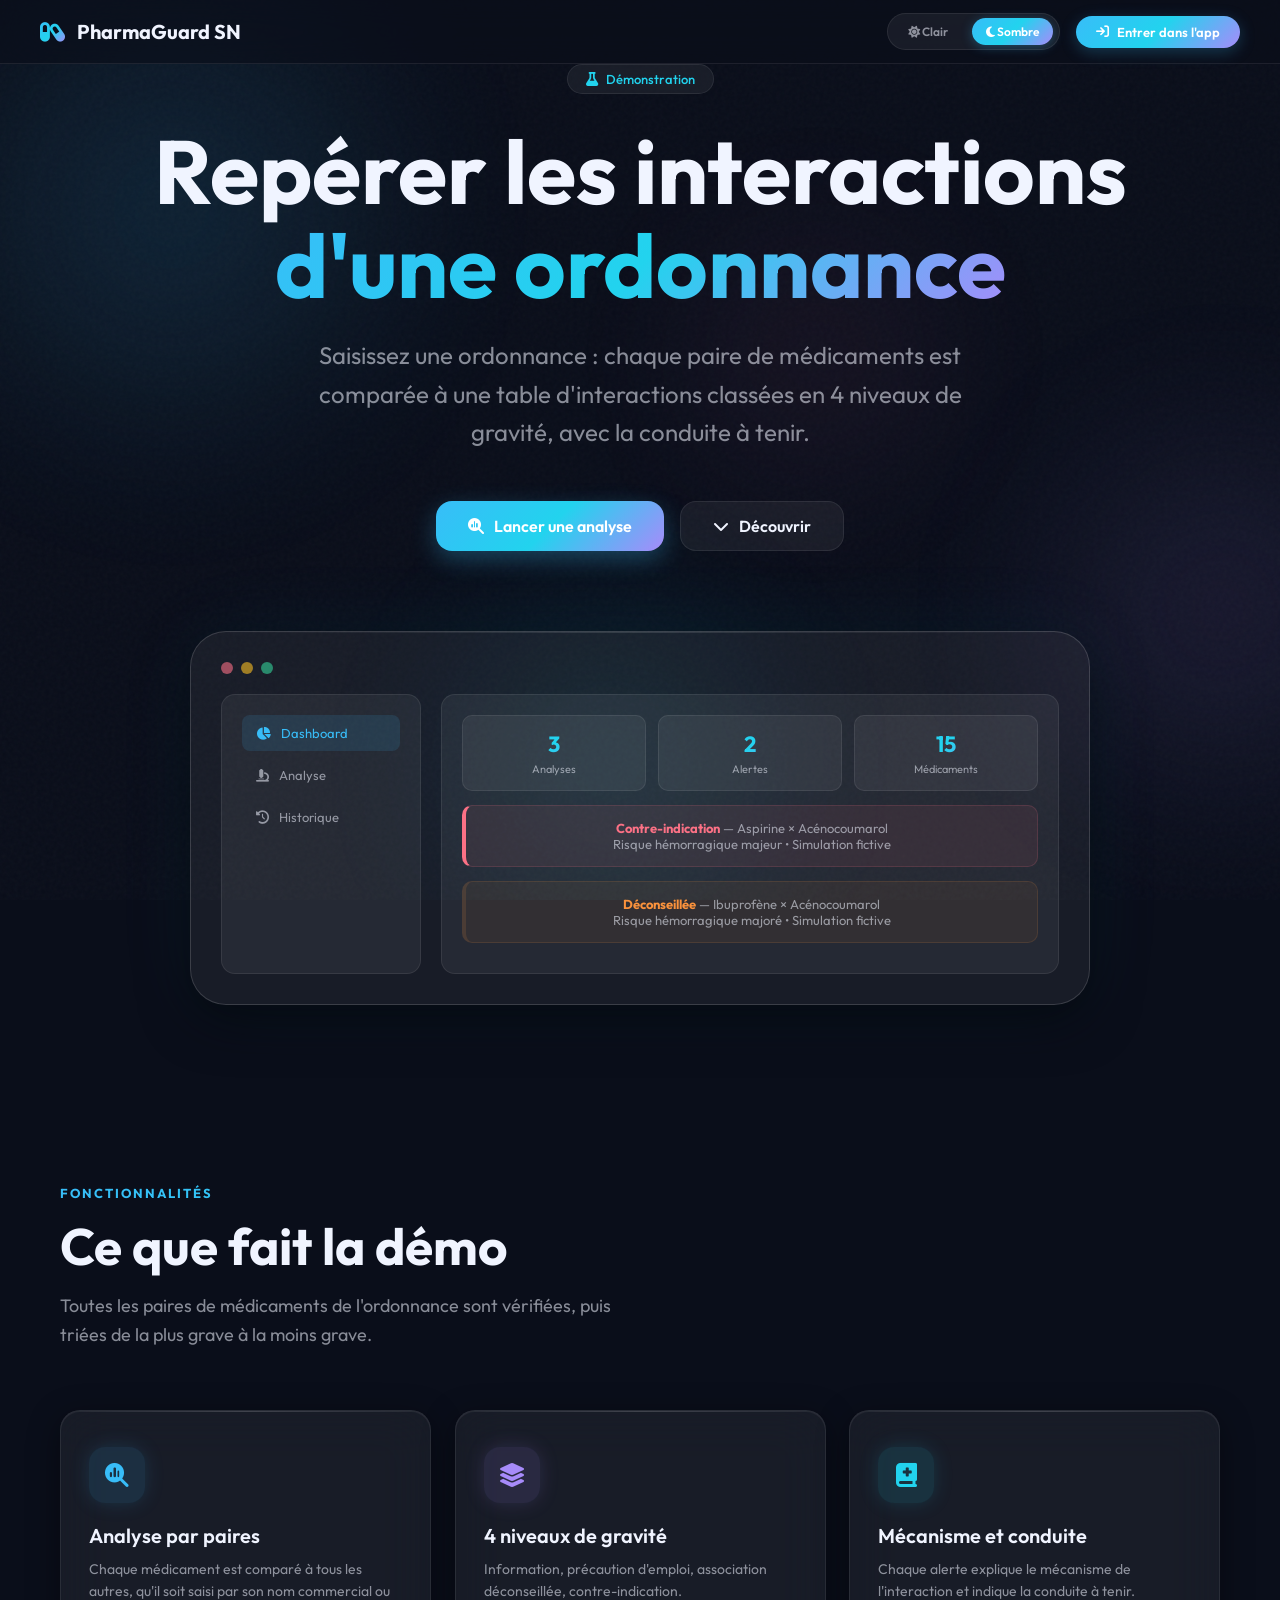
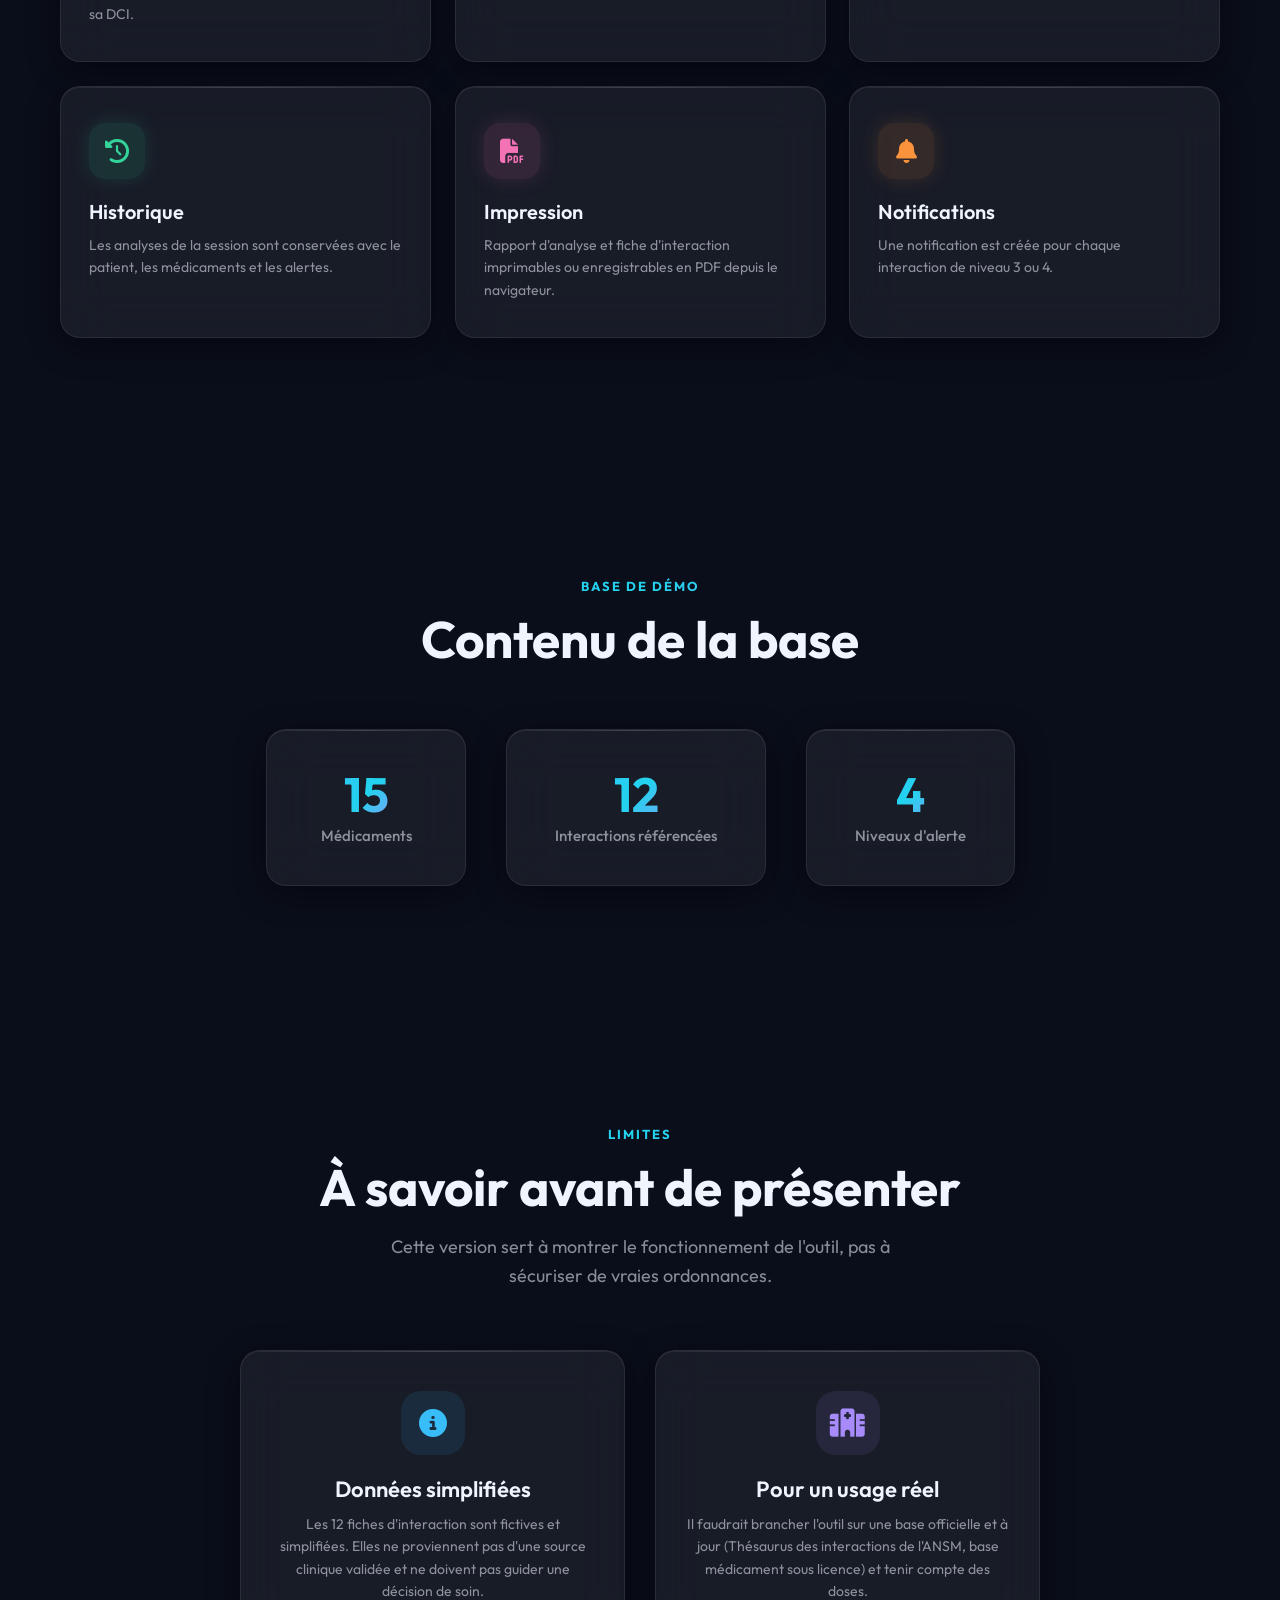
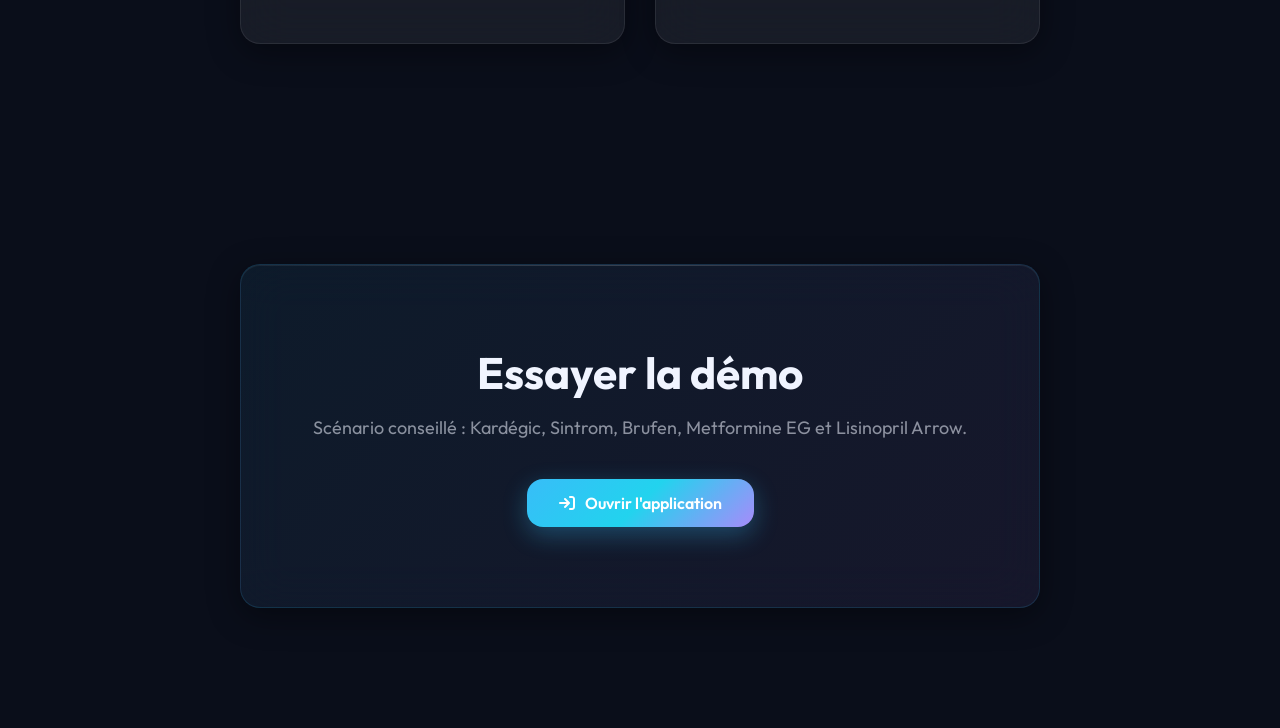
<file: pharmaguard-ui/landing.html>
<!DOCTYPE html>
<html lang="fr">

<head>
    <meta charset="UTF-8">
    <meta name="viewport" content="width=device-width, initial-scale=1.0">
    <title>PharmaGuard SN</title>
    <meta name="description"
        content="PharmaGuard SN : démonstration d'un outil de détection des interactions médicamenteuses pour l'officine.">
    <link href="https://fonts.googleapis.com/css2?family=Outfit:wght@300;400;500;600;700;800&display=swap"
        rel="stylesheet">
    <link rel="stylesheet" href="https://cdnjs.cloudflare.com/ajax/libs/font-awesome/6.4.0/css/all.min.css">
    <link rel="stylesheet" href="landing.css">
</head>

<body class="liquid-glass">

    <!-- Animated Background -->
    <div class="bg-mesh" id="bg-mesh">
        <div class="bg-orb bg-orb-1"></div>
        <div class="bg-orb bg-orb-2"></div>
        <div class="bg-orb bg-orb-3"></div>
        <div class="bg-orb bg-orb-4"></div>
    </div>
    <div class="bg-grain"></div>

    <!-- Top Bar -->
    <div class="top-bar" id="top-bar">
        <a href="#top" class="top-bar-logo">
            <i class="fa-solid fa-capsules"></i>
            PharmaGuard SN
        </a>
        <div class="top-bar-actions">
            <div class="theme-toggle" id="theme-toggle">
                <span class="toggle-option" data-mode="simple" onclick="setTheme('simple')">
                    <i class="fa-solid fa-sun"></i> Clair
                </span>
                <span class="toggle-option active" data-mode="glass" onclick="setTheme('glass')">
                    <i class="fa-solid fa-moon"></i> Sombre
                </span>
            </div>
            <a href="index.html" class="btn-enter-app">
                <i class="fa-solid fa-arrow-right-to-bracket"></i>
                Entrer dans l'app
            </a>
        </div>
    </div>

    <!-- ===== HERO SECTION ===== -->
    <section class="landing-section hero-section" id="top">
        <div class="hero-pill">
            <i class="fa-solid fa-flask"></i>
            Démonstration
        </div>

        <h1 class="hero-title">
            Repérer les interactions<br>
            <span class="gradient-text">d'une ordonnance</span>
        </h1>

        <p class="hero-subtitle">
            Saisissez une ordonnance : chaque paire de médicaments est comparée à une table
            d'interactions classées en 4 niveaux de gravité, avec la conduite à tenir.
        </p>

        <div class="hero-cta-group">
            <a href="index.html" class="btn-glass btn-glass-primary">
                <i class="fa-solid fa-magnifying-glass-chart"></i>
                Lancer une analyse
            </a>
            <a href="#features" class="btn-glass btn-glass-secondary">
                <i class="fa-solid fa-chevron-down"></i>
                Découvrir
            </a>
        </div>

        <!-- Hero Mockup -->
        <div class="hero-visual">
            <div class="hero-mockup glass-card" id="hero-mockup">
                <div class="hero-mockup-bar">
                    <div class="mockup-dot"></div>
                    <div class="mockup-dot"></div>
                    <div class="mockup-dot"></div>
                </div>
                <div class="mockup-content">
                    <div class="mockup-sidebar">
                        <div class="mockup-sidebar-item active">
                            <i class="fa-solid fa-chart-pie"></i> Dashboard
                        </div>
                        <div class="mockup-sidebar-item">
                            <i class="fa-solid fa-microscope"></i> Analyse
                        </div>
                        <div class="mockup-sidebar-item">
                            <i class="fa-solid fa-clock-rotate-left"></i> Historique
                        </div>
                    </div>
                    <div class="mockup-main">
                        <div class="mockup-stat-row">
                            <div class="mockup-stat">
                                <div class="mockup-stat-num">3</div>
                                <div class="mockup-stat-label">Analyses</div>
                            </div>
                            <div class="mockup-stat">
                                <div class="mockup-stat-num">2</div>
                                <div class="mockup-stat-label">Alertes</div>
                            </div>
                            <div class="mockup-stat">
                                <div class="mockup-stat-num">15</div>
                                <div class="mockup-stat-label">Médicaments</div>
                            </div>
                        </div>
                        <div class="mockup-alert">
                            <strong>Contre-indication</strong> — Aspirine × Acénocoumarol<br>
                            Risque hémorragique majeur • Simulation fictive
                        </div>
                        <div class="mockup-alert"
                            style="border-left-color: var(--lg-orange); background: rgba(251,146,60,0.06); border-color: rgba(251,146,60,0.12);">
                            <strong style="color: var(--lg-orange);">Déconseillée</strong> — Ibuprofène ×
                            Acénocoumarol<br>
                            Risque hémorragique majoré • Simulation fictive
                        </div>
                    </div>
                </div>
            </div>
        </div>
    </section>

    <!-- ===== FEATURES SECTION ===== -->
    <section class="landing-section features-section" id="features">
        <span class="section-label scroll-reveal">Fonctionnalités</span>
        <h2 class="section-title scroll-reveal scroll-reveal-delay-1">
            Ce que fait la démo
        </h2>
        <p class="section-desc scroll-reveal scroll-reveal-delay-2">
            Toutes les paires de médicaments de l'ordonnance sont vérifiées, puis triées de la plus grave à la moins grave.
        </p>

        <div class="features-grid">
            <div class="glass-card feature-card scroll-reveal scroll-reveal-delay-1">
                <div class="feature-icon feature-icon-blue">
                    <i class="fa-solid fa-magnifying-glass-chart"></i>
                </div>
                <h3>Analyse par paires</h3>
                <p>Chaque médicament est comparé à tous les autres, qu'il soit saisi par son nom commercial ou sa DCI.
                </p>
            </div>
            <div class="glass-card feature-card scroll-reveal scroll-reveal-delay-2">
                <div class="feature-icon feature-icon-violet">
                    <i class="fa-solid fa-layer-group"></i>
                </div>
                <h3>4 niveaux de gravité</h3>
                <p>Information, précaution d'emploi, association déconseillée, contre-indication.
                </p>
            </div>
            <div class="glass-card feature-card scroll-reveal scroll-reveal-delay-3">
                <div class="feature-icon feature-icon-cyan">
                    <i class="fa-solid fa-book-medical"></i>
                </div>
                <h3>Mécanisme et conduite</h3>
                <p>Chaque alerte explique le mécanisme de l'interaction et indique la conduite à tenir.
                </p>
            </div>
            <div class="glass-card feature-card scroll-reveal scroll-reveal-delay-1">
                <div class="feature-icon feature-icon-green">
                    <i class="fa-solid fa-clock-rotate-left"></i>
                </div>
                <h3>Historique</h3>
                <p>Les analyses de la session sont conservées avec le patient, les médicaments et les alertes.
                </p>
            </div>
            <div class="glass-card feature-card scroll-reveal scroll-reveal-delay-2">
                <div class="feature-icon feature-icon-pink">
                    <i class="fa-solid fa-file-pdf"></i>
                </div>
                <h3>Impression</h3>
                <p>Rapport d'analyse et fiche d'interaction imprimables ou enregistrables en PDF depuis le navigateur.</p>
            </div>
            <div class="glass-card feature-card scroll-reveal scroll-reveal-delay-3">
                <div class="feature-icon feature-icon-orange">
                    <i class="fa-solid fa-bell"></i>
                </div>
                <h3>Notifications</h3>
                <p>Une notification est créée pour chaque interaction de niveau 3 ou 4.</p>
            </div>
        </div>
    </section>

    <!-- ===== STATS SECTION ===== -->
    <section class="landing-section stats-section">
        <span class="section-label scroll-reveal">Base de démo</span>
        <h2 class="section-title scroll-reveal scroll-reveal-delay-1">
            Contenu de la base
        </h2>

        <div class="stats-row">
            <div class="glass-card stat-glass scroll-reveal scroll-reveal-delay-1">
                <div class="stat-glass-num" data-target="15">0</div>
                <div class="stat-glass-label">Médicaments</div>
            </div>
            <div class="glass-card stat-glass scroll-reveal scroll-reveal-delay-2">
                <div class="stat-glass-num" data-target="12">0</div>
                <div class="stat-glass-label">Interactions référencées</div>
            </div>
            <div class="glass-card stat-glass scroll-reveal scroll-reveal-delay-3">
                <div class="stat-glass-num" data-target="4">0</div>
                <div class="stat-glass-label">Niveaux d'alerte</div>
            </div>
        </div>
    </section>

    <!-- ===== SOURCES SECTION ===== -->
    <section class="landing-section sources-section">
        <span class="section-label scroll-reveal">Limites</span>
        <h2 class="section-title scroll-reveal scroll-reveal-delay-1">
            À savoir avant de présenter
        </h2>
        <p class="section-desc scroll-reveal scroll-reveal-delay-2" style="margin-left: auto; margin-right: auto;">
            Cette version sert à montrer le fonctionnement de l'outil, pas à sécuriser de vraies ordonnances.
        </p>

        <div class="sources-grid">
            <div class="glass-card source-card scroll-reveal scroll-reveal-delay-1">
                <div class="source-card-icon">
                    <i class="fa-solid fa-circle-info"></i>
                </div>
                <h3>Données simplifiées</h3>
                <p>Les 12 fiches d'interaction sont fictives et simplifiées. Elles ne proviennent pas d'une
                    source clinique validée et ne doivent pas guider une décision de soin.</p>
            </div>
            <div class="glass-card source-card scroll-reveal scroll-reveal-delay-2">
                <div class="source-card-icon" style="background: rgba(167,139,250,0.1); color: var(--lg-violet);">
                    <i class="fa-solid fa-hospital"></i>
                </div>
                <h3>Pour un usage réel</h3>
                <p>Il faudrait brancher l'outil sur une base officielle et à jour (Thésaurus des interactions
                    de l'ANSM, base médicament sous licence) et tenir compte des doses.</p>
            </div>
        </div>
    </section>

    <!-- ===== CTA SECTION ===== -->
    <section class="landing-section cta-section">
        <div class="glass-card cta-glass scroll-reveal">
            <h2>Essayer la démo</h2>
            <p>Scénario conseillé : Kardégic, Sintrom, Brufen, Metformine EG et Lisinopril Arrow.</p>
            <a href="index.html" class="btn-glass btn-glass-primary">
                <i class="fa-solid fa-arrow-right-to-bracket"></i>
                Ouvrir l'application
            </a>
        </div>
    </section>

    <script src="landing.js"></script>
</body>

</html>
</file>
<file: pharmaguard-ui/landing.css>
/* PharmaGuard SN — page d'accueil (thème sombre « verre » et thème clair) */

/* ====== CSS CUSTOM PROPERTIES ====== */
:root {
    /* Liquid Glass Palette */
    --lg-bg-start: #0a0e1a;
    --lg-bg-mid: #0d1529;
    --lg-bg-end: #111d3a;
    --lg-glass: rgba(255, 255, 255, 0.06);
    --lg-glass-hover: rgba(255, 255, 255, 0.10);
    --lg-glass-active: rgba(255, 255, 255, 0.14);
    --lg-glass-strong: rgba(255, 255, 255, 0.18);
    --lg-border: rgba(255, 255, 255, 0.08);
    --lg-border-bright: rgba(255, 255, 255, 0.15);
    --lg-text: #f0f4ff;
    --lg-text-muted: rgba(240, 244, 255, 0.55);
    --lg-text-subtle: rgba(240, 244, 255, 0.35);

    /* Accent Colors */
    --lg-blue: #38bdf8;
    --lg-cyan: #22d3ee;
    --lg-violet: #a78bfa;
    --lg-pink: #f472b6;
    --lg-green: #34d399;
    --lg-red: #fb7185;
    --lg-orange: #fb923c;
    --lg-gradient: linear-gradient(135deg, var(--lg-blue), var(--lg-cyan), var(--lg-violet));
    --lg-gradient-warm: linear-gradient(135deg, var(--lg-pink), var(--lg-violet), var(--lg-blue));

    /* Glass Effects */
    --lg-blur: 24px;
    --lg-blur-heavy: 40px;
    --lg-radius: 20px;
    --lg-radius-lg: 28px;
    --lg-radius-xl: 36px;

    /* Shadows */
    --lg-shadow: 0 8px 32px rgba(0, 0, 0, 0.4);
    --lg-shadow-lg: 0 16px 48px rgba(0, 0, 0, 0.5);
    --lg-shadow-glow: 0 0 40px rgba(56, 189, 248, 0.15);
    --lg-inset-shadow: inset 0 1px 0 rgba(255, 255, 255, 0.06);

    /* Typography */
    --lg-font: 'Outfit', -apple-system, BlinkMacSystemFont, 'SF Pro Display', sans-serif;

    /* Simple mode overrides */
    --simple-bg: #f0f4f8;
    --simple-text: #1e293b;
}

/* ====== BASE & GPU SETUP ====== */
* {
    box-sizing: border-box;
    margin: 0;
    padding: 0;
}

html {
    scroll-behavior: smooth;
    -webkit-font-smoothing: antialiased;
    -moz-osx-font-smoothing: grayscale;
}

body {
    font-family: var(--lg-font);
}

body.liquid-glass {
    background: var(--lg-bg-start);
    color: var(--lg-text);
    overflow-x: hidden;
    min-height: 100vh;
}

/* ====== SVG REFRACTION FILTER (hidden) ====== */
.svg-filters {
    position: absolute;
    width: 0;
    height: 0;
    overflow: hidden;
}

/* ====== ANIMATED BACKGROUND ====== */
.bg-mesh {
    position: fixed;
    top: 0;
    left: 0;
    width: 100vw;
    height: 100vh;
    z-index: 0;
    overflow: hidden;
    will-change: transform;
    contain: paint;
}

.bg-orb {
    position: absolute;
    border-radius: 50%;
    filter: blur(80px);
    opacity: 0.4;
    will-change: transform;
    transform: translateZ(0);
    animation: orbFloat 20s ease-in-out infinite;
}

.bg-orb-1 {
    width: 600px;
    height: 600px;
    background: radial-gradient(circle, rgba(56, 189, 248, 0.4), transparent 70%);
    top: -10%;
    left: -10%;
    animation-delay: 0s;
}

.bg-orb-2 {
    width: 500px;
    height: 500px;
    background: radial-gradient(circle, rgba(167, 139, 250, 0.35), transparent 70%);
    top: 40%;
    right: -15%;
    animation-delay: -7s;
    animation-duration: 25s;
}

.bg-orb-3 {
    width: 450px;
    height: 450px;
    background: radial-gradient(circle, rgba(34, 211, 238, 0.3), transparent 70%);
    bottom: -10%;
    left: 30%;
    animation-delay: -14s;
    animation-duration: 22s;
}

.bg-orb-4 {
    width: 350px;
    height: 350px;
    background: radial-gradient(circle, rgba(244, 114, 182, 0.25), transparent 70%);
    top: 20%;
    left: 50%;
    animation-delay: -4s;
    animation-duration: 28s;
}

@keyframes orbFloat {

    0%,
    100% {
        transform: translateZ(0) translate(0, 0) scale(1);
    }

    25% {
        transform: translateZ(0) translate(40px, -60px) scale(1.05);
    }

    50% {
        transform: translateZ(0) translate(-30px, 40px) scale(0.95);
    }

    75% {
        transform: translateZ(0) translate(50px, 20px) scale(1.02);
    }
}

/* Grain overlay */
.bg-grain {
    position: fixed;
    top: 0;
    left: 0;
    width: 100%;
    height: 100%;
    z-index: 1;
    opacity: 0.03;
    pointer-events: none;
    background-image: url("data:image/svg+xml,%3Csvg viewBox='0 0 256 256' xmlns='http://www.w3.org/2000/svg'%3E%3Cfilter id='noiseFilter'%3E%3CfeTurbulence type='fractalNoise' baseFrequency='0.9' numOctaves='4' stitchTiles='stitch'/%3E%3C/filter%3E%3Crect width='100%25' height='100%25' filter='url(%23noiseFilter)'/%3E%3C/svg%3E");
}

/* ====== TOP BAR ====== */
.top-bar {
    position: fixed;
    top: 0;
    left: 0;
    right: 0;
    height: 64px;
    z-index: 100;
    display: flex;
    justify-content: space-between;
    align-items: center;
    padding: 0 40px;
    background: rgba(10, 14, 26, 0.6);
    backdrop-filter: blur(var(--lg-blur));
    -webkit-backdrop-filter: blur(var(--lg-blur));
    border-bottom: 1px solid var(--lg-border);
    will-change: transform;
    transform: translateZ(0);
    transition: background 0.3s;
}

.top-bar.scrolled {
    background: rgba(10, 14, 26, 0.85);
}

.top-bar-logo {
    display: flex;
    align-items: center;
    gap: 12px;
    font-size: 20px;
    font-weight: 700;
    color: var(--lg-text);
    text-decoration: none;
}

.top-bar-logo i {
    font-size: 22px;
    background: var(--lg-gradient);
    -webkit-background-clip: text;
    -webkit-text-fill-color: transparent;
    background-clip: text;
}

.top-bar-logo .v-badge {
    font-size: 10px;
    background: var(--lg-gradient);
    color: white;
    padding: 2px 8px;
    border-radius: 10px;
    font-weight: 700;
    -webkit-text-fill-color: white;
}

.top-bar-actions {
    display: flex;
    align-items: center;
    gap: 16px;
}

/* Theme Toggle */
.theme-toggle {
    display: flex;
    align-items: center;
    gap: 10px;
    background: var(--lg-glass);
    border: 1px solid var(--lg-border);
    border-radius: 30px;
    padding: 4px 6px;
    cursor: pointer;
    transition: all 0.3s;
}

.theme-toggle:hover {
    background: var(--lg-glass-hover);
}

.toggle-option {
    padding: 6px 14px;
    border-radius: 20px;
    font-size: 12px;
    font-weight: 600;
    color: var(--lg-text-muted);
    transition: all 0.3s;
    cursor: pointer;
    white-space: nowrap;
}

.toggle-option.active {
    background: var(--lg-gradient);
    color: white;
    box-shadow: 0 2px 12px rgba(56, 189, 248, 0.3);
}

.btn-enter-app {
    padding: 8px 20px;
    border-radius: 20px;
    background: var(--lg-gradient);
    color: white;
    font-weight: 600;
    font-size: 13px;
    text-decoration: none;
    border: none;
    cursor: pointer;
    display: flex;
    align-items: center;
    gap: 8px;
    transition: all 0.3s;
    box-shadow: 0 4px 16px rgba(56, 189, 248, 0.25);
}

.btn-enter-app:hover {
    transform: translateY(-1px);
    box-shadow: 0 6px 24px rgba(56, 189, 248, 0.4);
}

/* ====== GLASS CARD ====== */
.glass-card {
    background: var(--lg-glass);
    backdrop-filter: blur(var(--lg-blur));
    -webkit-backdrop-filter: blur(var(--lg-blur));
    border: 1px solid var(--lg-border);
    border-radius: var(--lg-radius);
    box-shadow: var(--lg-shadow), var(--lg-inset-shadow);
    position: relative;
    overflow: hidden;
    will-change: transform;
    transform: translateZ(0);
    transition: all 0.4s cubic-bezier(0.4, 0, 0.2, 1);
}

.glass-card::before {
    content: '';
    position: absolute;
    top: 0;
    left: 0;
    right: 0;
    height: 1px;
    background: linear-gradient(90deg, transparent, rgba(255, 255, 255, 0.12), transparent);
    z-index: 1;
}

.glass-card::after {
    content: '';
    position: absolute;
    top: 0;
    left: 0;
    width: 100%;
    height: 100%;
    background: radial-gradient(circle at var(--mouse-x, 50%) var(--mouse-y, 50%), rgba(255, 255, 255, 0.06), transparent 50%);
    opacity: 0;
    transition: opacity 0.4s;
    pointer-events: none;
    z-index: 1;
}

.glass-card:hover::after {
    opacity: 1;
}

.glass-card:hover {
    border-color: var(--lg-border-bright);
    box-shadow: var(--lg-shadow-lg), var(--lg-inset-shadow), var(--lg-shadow-glow);
    transform: translateZ(0) translateY(-4px);
}

/* ====== SECTIONS ====== */
.landing-section {
    position: relative;
    z-index: 2;
    padding: 120px 60px;
    max-width: 1400px;
    margin: 0 auto;
}

/* ====== HERO SECTION ====== */
.hero-section {
    min-height: 100vh;
    display: flex;
    flex-direction: column;
    align-items: center;
    justify-content: center;
    text-align: center;
    padding-top: 64px;
}

.hero-pill {
    display: inline-flex;
    align-items: center;
    gap: 8px;
    padding: 6px 18px;
    border-radius: 30px;
    background: var(--lg-glass);
    border: 1px solid var(--lg-border);
    backdrop-filter: blur(12px);
    font-size: 13px;
    font-weight: 500;
    color: var(--lg-cyan);
    margin-bottom: 30px;
    animation: heroFadeIn 0.8s ease both;
}

.hero-pill i {
    font-size: 14px;
}

.hero-title {
    font-size: clamp(48px, 7vw, 96px);
    font-weight: 700;
    line-height: 1.05;
    margin-bottom: 24px;
    animation: heroFadeIn 0.8s ease 0.15s both;
}

.hero-title .gradient-text {
    background: var(--lg-gradient);
    -webkit-background-clip: text;
    -webkit-text-fill-color: transparent;
    background-clip: text;
}

.hero-subtitle {
    font-size: clamp(18px, 2.5vw, 24px);
    color: var(--lg-text-muted);
    max-width: 680px;
    line-height: 1.6;
    margin-bottom: 50px;
    animation: heroFadeIn 0.8s ease 0.3s both;
}

.hero-cta-group {
    display: flex;
    gap: 16px;
    flex-wrap: wrap;
    justify-content: center;
    animation: heroFadeIn 0.8s ease 0.45s both;
}

.btn-glass {
    padding: 14px 32px;
    border-radius: 16px;
    font-size: 16px;
    font-weight: 600;
    cursor: pointer;
    display: inline-flex;
    align-items: center;
    gap: 10px;
    transition: all 0.3s cubic-bezier(0.4, 0, 0.2, 1);
    border: none;
    text-decoration: none;
    will-change: transform;
}

.btn-glass-primary {
    background: var(--lg-gradient);
    color: white;
    box-shadow: 0 8px 24px rgba(56, 189, 248, 0.3);
}

.btn-glass-primary:hover {
    transform: translateY(-2px) scale(1.02);
    box-shadow: 0 12px 32px rgba(56, 189, 248, 0.45);
}

.btn-glass-secondary {
    background: var(--lg-glass);
    color: var(--lg-text);
    border: 1px solid var(--lg-border);
    backdrop-filter: blur(16px);
}

.btn-glass-secondary:hover {
    background: var(--lg-glass-hover);
    border-color: var(--lg-border-bright);
    transform: translateY(-2px);
}

.hero-visual {
    margin-top: 80px;
    width: 100%;
    max-width: 900px;
    animation: heroFadeIn 1s ease 0.6s both;
}

.hero-mockup {
    background: var(--lg-glass);
    backdrop-filter: blur(var(--lg-blur-heavy));
    -webkit-backdrop-filter: blur(var(--lg-blur-heavy));
    border: 1px solid var(--lg-border-bright);
    border-radius: var(--lg-radius-xl);
    padding: 30px;
    box-shadow: var(--lg-shadow-lg), 0 0 80px rgba(56, 189, 248, 0.08);
    position: relative;
    overflow: hidden;
    will-change: transform;
    transform: translateZ(0);
}

.hero-mockup-bar {
    display: flex;
    gap: 8px;
    margin-bottom: 20px;
}

.mockup-dot {
    width: 12px;
    height: 12px;
    border-radius: 50%;
    background: var(--lg-glass-strong);
}

.mockup-dot:nth-child(1) {
    background: rgba(251, 113, 133, 0.6);
}

.mockup-dot:nth-child(2) {
    background: rgba(251, 191, 36, 0.6);
}

.mockup-dot:nth-child(3) {
    background: rgba(52, 211, 153, 0.6);
}

.mockup-content {
    display: grid;
    grid-template-columns: 200px 1fr;
    gap: 20px;
    min-height: 280px;
}

.mockup-sidebar {
    background: var(--lg-glass);
    border-radius: 14px;
    padding: 20px;
    border: 1px solid var(--lg-border);
}

.mockup-sidebar-item {
    padding: 10px 14px;
    border-radius: 8px;
    font-size: 13px;
    color: var(--lg-text-muted);
    margin-bottom: 6px;
    display: flex;
    align-items: center;
    gap: 10px;
}

.mockup-sidebar-item.active {
    background: rgba(56, 189, 248, 0.12);
    color: var(--lg-blue);
}

.mockup-main {
    background: var(--lg-glass);
    border-radius: 14px;
    padding: 20px;
    border: 1px solid var(--lg-border);
    display: flex;
    flex-direction: column;
    gap: 14px;
}

.mockup-stat-row {
    display: flex;
    gap: 12px;
}

.mockup-stat {
    flex: 1;
    background: var(--lg-glass);
    border-radius: 10px;
    padding: 14px;
    border: 1px solid var(--lg-border);
    text-align: center;
}

.mockup-stat-num {
    font-size: 22px;
    font-weight: 700;
    background: var(--lg-gradient);
    -webkit-background-clip: text;
    -webkit-text-fill-color: transparent;
    background-clip: text;
}

.mockup-stat-label {
    font-size: 11px;
    color: var(--lg-text-muted);
    margin-top: 4px;
}

.mockup-alert {
    background: rgba(251, 113, 133, 0.08);
    border: 1px solid rgba(251, 113, 133, 0.15);
    border-radius: 10px;
    padding: 14px;
    border-left: 4px solid var(--lg-red);
    font-size: 13px;
    color: var(--lg-text-muted);
}

.mockup-alert strong {
    color: var(--lg-red);
}

@keyframes heroFadeIn {
    from {
        opacity: 0;
        transform: translateY(30px);
    }

    to {
        opacity: 1;
        transform: translateY(0);
    }
}

/* ====== FEATURES SECTION ====== */
.features-section {
    padding-top: 60px;
}

.section-label {
    font-size: 13px;
    font-weight: 700;
    letter-spacing: 2px;
    text-transform: uppercase;
    background: var(--lg-gradient);
    -webkit-background-clip: text;
    -webkit-text-fill-color: transparent;
    background-clip: text;
    margin-bottom: 16px;
    display: block;
}

.section-title {
    font-size: clamp(32px, 4vw, 52px);
    font-weight: 700;
    line-height: 1.15;
    margin-bottom: 16px;
}

.section-desc {
    font-size: 18px;
    color: var(--lg-text-muted);
    max-width: 560px;
    line-height: 1.6;
    margin-bottom: 60px;
}

.features-grid {
    display: grid;
    grid-template-columns: repeat(3, 1fr);
    gap: 24px;
}

.feature-card {
    padding: 36px 28px;
}

.feature-icon {
    width: 56px;
    height: 56px;
    border-radius: 16px;
    display: flex;
    align-items: center;
    justify-content: center;
    font-size: 24px;
    margin-bottom: 20px;
    position: relative;
    z-index: 2;
}

.feature-icon-blue {
    background: rgba(56, 189, 248, 0.12);
    color: var(--lg-blue);
    box-shadow: 0 0 20px rgba(56, 189, 248, 0.15);
}

.feature-icon-violet {
    background: rgba(167, 139, 250, 0.12);
    color: var(--lg-violet);
    box-shadow: 0 0 20px rgba(167, 139, 250, 0.15);
}

.feature-icon-cyan {
    background: rgba(34, 211, 238, 0.12);
    color: var(--lg-cyan);
    box-shadow: 0 0 20px rgba(34, 211, 238, 0.15);
}

.feature-icon-pink {
    background: rgba(244, 114, 182, 0.12);
    color: var(--lg-pink);
    box-shadow: 0 0 20px rgba(244, 114, 182, 0.15);
}

.feature-icon-green {
    background: rgba(52, 211, 153, 0.12);
    color: var(--lg-green);
    box-shadow: 0 0 20px rgba(52, 211, 153, 0.15);
}

.feature-icon-orange {
    background: rgba(251, 146, 60, 0.12);
    color: var(--lg-orange);
    box-shadow: 0 0 20px rgba(251, 146, 60, 0.15);
}

.feature-card h3 {
    font-size: 20px;
    font-weight: 600;
    margin-bottom: 10px;
    position: relative;
    z-index: 2;
}

.feature-card p {
    font-size: 14px;
    color: var(--lg-text-muted);
    line-height: 1.6;
    position: relative;
    z-index: 2;
}

/* ====== STATS SECTION ====== */
.stats-section {
    text-align: center;
}

.stats-row {
    display: flex;
    justify-content: center;
    gap: 40px;
    flex-wrap: wrap;
    margin-top: 60px;
}

.stat-glass {
    padding: 40px 48px;
    text-align: center;
    min-width: 200px;
}

.stat-glass-num {
    font-size: 48px;
    font-weight: 700;
    background: var(--lg-gradient);
    -webkit-background-clip: text;
    -webkit-text-fill-color: transparent;
    background-clip: text;
    line-height: 1;
    margin-bottom: 8px;
}

.stat-glass-label {
    font-size: 15px;
    color: var(--lg-text-muted);
    font-weight: 500;
}

/* ====== SOURCES SECTION ====== */
.sources-section {
    text-align: center;
}

.sources-grid {
    display: grid;
    grid-template-columns: 1fr 1fr;
    gap: 30px;
    max-width: 800px;
    margin: 60px auto 0;
}

.source-card {
    padding: 40px 30px;
    text-align: center;
}

.source-card-icon {
    width: 64px;
    height: 64px;
    border-radius: 20px;
    display: flex;
    align-items: center;
    justify-content: center;
    font-size: 28px;
    margin: 0 auto 20px;
    background: rgba(56, 189, 248, 0.1);
    color: var(--lg-blue);
}

.source-card h3 {
    font-size: 22px;
    font-weight: 600;
    margin-bottom: 10px;
}

.source-card p {
    font-size: 14px;
    color: var(--lg-text-muted);
    line-height: 1.6;
}

/* ====== CTA SECTION ====== */
.cta-section {
    text-align: center;
    padding: 100px 60px 120px;
}

.cta-glass {
    padding: 80px 60px;
    max-width: 800px;
    margin: 0 auto;
    text-align: center;
    background: linear-gradient(135deg, rgba(56, 189, 248, 0.08), rgba(167, 139, 250, 0.08));
    border: 1px solid rgba(56, 189, 248, 0.15);
}

.cta-glass h2 {
    font-size: clamp(28px, 3.5vw, 44px);
    font-weight: 700;
    margin-bottom: 16px;
}

.cta-glass p {
    font-size: 18px;
    color: var(--lg-text-muted);
    margin-bottom: 40px;
}

/* ====== FOOTER ====== */
.landing-footer {
    position: relative;
    z-index: 2;
    text-align: center;
    padding: 30px;
    border-top: 1px solid var(--lg-border);
    font-size: 13px;
    color: var(--lg-text-subtle);
}

.landing-footer a {
    color: var(--lg-blue);
    text-decoration: none;
}

/* ====== SCROLL ANIMATIONS ====== */
.scroll-reveal {
    opacity: 0;
    transform: translateY(40px) translateZ(0);
    transition: all 0.8s cubic-bezier(0.4, 0, 0.2, 1);
    will-change: transform, opacity;
}

.scroll-reveal.visible {
    opacity: 1;
    transform: translateY(0) translateZ(0);
}

.scroll-reveal-delay-1 {
    transition-delay: 0.1s;
}

.scroll-reveal-delay-2 {
    transition-delay: 0.2s;
}

.scroll-reveal-delay-3 {
    transition-delay: 0.3s;
}

.scroll-reveal-delay-4 {
    transition-delay: 0.4s;
}

.scroll-reveal-delay-5 {
    transition-delay: 0.5s;
}

/* ====== SIMPLE MODE ====== */
body.simple-mode {
    background: #f0f4f8 !important;
    color: #1e293b !important;
}

body.simple-mode .bg-mesh,
body.simple-mode .bg-grain {
    display: none !important;
}

body.simple-mode .top-bar {
    background: rgba(255, 255, 255, 0.9) !important;
    border-bottom-color: #e2e8f0 !important;
}

body.simple-mode .top-bar-logo {
    color: #1e293b !important;
}

body.simple-mode .top-bar-logo i {
    -webkit-text-fill-color: #3b82f6 !important;
}

body.simple-mode .glass-card {
    background: white !important;
    backdrop-filter: none !important;
    -webkit-backdrop-filter: none !important;
    border-color: #e2e8f0 !important;
    box-shadow: 0 4px 6px -1px rgba(0, 0, 0, 0.05) !important;
}

body.simple-mode .glass-card::before,
body.simple-mode .glass-card::after {
    display: none !important;
}

body.simple-mode .glass-card:hover {
    box-shadow: 0 10px 15px -3px rgba(0, 0, 0, 0.08) !important;
}

body.simple-mode .hero-title {
    color: #1e293b !important;
}

body.simple-mode .hero-subtitle,
body.simple-mode .section-desc,
body.simple-mode .feature-card p,
body.simple-mode .stat-glass-label,
body.simple-mode .source-card p,
body.simple-mode .cta-glass p {
    color: #64748b !important;
}

body.simple-mode .section-title {
    color: #1e293b !important;
}

body.simple-mode .feature-card h3,
body.simple-mode .source-card h3,
body.simple-mode .cta-glass h2 {
    color: #1e293b !important;
}

body.simple-mode .hero-pill {
    background: white !important;
    backdrop-filter: none !important;
    border-color: #e2e8f0 !important;
}

body.simple-mode .btn-glass-secondary {
    background: white !important;
    backdrop-filter: none !important;
    border-color: #e2e8f0 !important;
    color: #1e293b !important;
}

body.simple-mode .hero-mockup {
    background: white !important;
    backdrop-filter: none !important;
    -webkit-backdrop-filter: none !important;
    border-color: #e2e8f0 !important;
    box-shadow: 0 10px 25px rgba(0, 0, 0, 0.08) !important;
}

body.simple-mode .mockup-sidebar,
body.simple-mode .mockup-main,
body.simple-mode .mockup-stat {
    background: #f8fafc !important;
    border-color: #e2e8f0 !important;
}

body.simple-mode .mockup-sidebar-item {
    color: #64748b !important;
}

body.simple-mode .mockup-sidebar-item.active {
    color: #3b82f6 !important;
    background: rgba(59, 130, 246, 0.08) !important;
}

body.simple-mode .mockup-stat-label {
    color: #64748b !important;
}

body.simple-mode .mockup-alert {
    background: #fff5f5 !important;
    border-color: #fecaca !important;
    color: #64748b !important;
}

body.simple-mode .theme-toggle {
    background: #f1f5f9 !important;
    border-color: #e2e8f0 !important;
}

body.simple-mode .toggle-option {
    color: #64748b !important;
}

body.simple-mode .landing-footer {
    border-top-color: #e2e8f0 !important;
    color: #94a3b8 !important;
}

/* ====== RESPONSIVE ====== */
@media (max-width: 1024px) {
    .features-grid {
        grid-template-columns: repeat(2, 1fr);
    }

    .landing-section {
        padding: 80px 30px;
    }
}

@media (max-width: 768px) {
    .features-grid {
        grid-template-columns: 1fr;
    }

    .sources-grid {
        grid-template-columns: 1fr;
    }

    .mockup-content {
        grid-template-columns: 1fr;
    }

    .mockup-sidebar {
        display: none;
    }

    .stats-row {
        gap: 20px;
    }

    .stat-glass {
        min-width: 140px;
        padding: 30px;
    }

    .top-bar {
        padding: 0 20px;
    }

    .hero-section {
        padding: 64px 20px 40px;
    }
}

@media (max-width: 480px) {
    .top-bar { height: auto; min-height: 96px; padding: 8px 12px; flex-wrap: wrap; justify-content: center; gap: 6px; }
    .top-bar-logo { width: 100%; justify-content: center; font-size: 16px; }
    .top-bar-actions { width: 100%; justify-content: center; gap: 8px; }
    .theme-toggle { gap: 2px; }
    .toggle-option { padding: 5px 10px; }
    .btn-enter-app { padding: 7px 10px; font-size: 12px; }
    .landing-section { padding: 64px 16px; }
    .hero-section { min-height: auto; padding-top: 130px; }
    .hero-title { font-size: clamp(32px, 9vw, 42px); margin-bottom: 16px; }
    .hero-subtitle { font-size: 16px; margin-bottom: 28px; }
    .hero-cta-group { gap: 10px; }
    .btn-glass { padding: 12px 18px; font-size: 14px; }
    .hero-visual { margin-top: 40px; }
    .hero-mockup { padding: 14px; }
    .mockup-main { padding: 12px; }
    .mockup-stat-row { flex-wrap: wrap; }
    .stats-row { gap: 10px; margin-top: 36px; }
    .stat-glass { flex: 1 1 130px; min-width: 0; padding: 18px 12px; }
    .stat-glass-num { font-size: 36px; }
    .feature-card { padding: 24px 20px; }
    .sources-grid { margin-top: 30px; gap: 16px; }
    .cta-section { padding: 64px 16px; }
    .cta-glass { padding: 32px 20px; }
    .section-title { font-size: clamp(28px, 8vw, 36px); }
}

/* ====== ACCESSIBILITY ====== */
@media (prefers-reduced-motion: reduce) {

    *,
    *::before,
    *::after {
        animation-duration: 0.01ms !important;
        animation-iteration-count: 1 !important;
        transition-duration: 0.01ms !important;
    }

    .bg-orb {
        animation: none !important;
    }

    .scroll-reveal {
        opacity: 1 !important;
        transform: none !important;
    }
}

/* ====== SCROLLBAR ====== */
::-webkit-scrollbar {
    width: 6px;
}

::-webkit-scrollbar-track {
    background: transparent;
}

::-webkit-scrollbar-thumb {
    background: rgba(255, 255, 255, 0.1);
    border-radius: 3px;
}

::-webkit-scrollbar-thumb:hover {
    background: rgba(255, 255, 255, 0.2);
}

body.simple-mode::-webkit-scrollbar-thumb {
    background: #cbd5e1;
}
</file>
